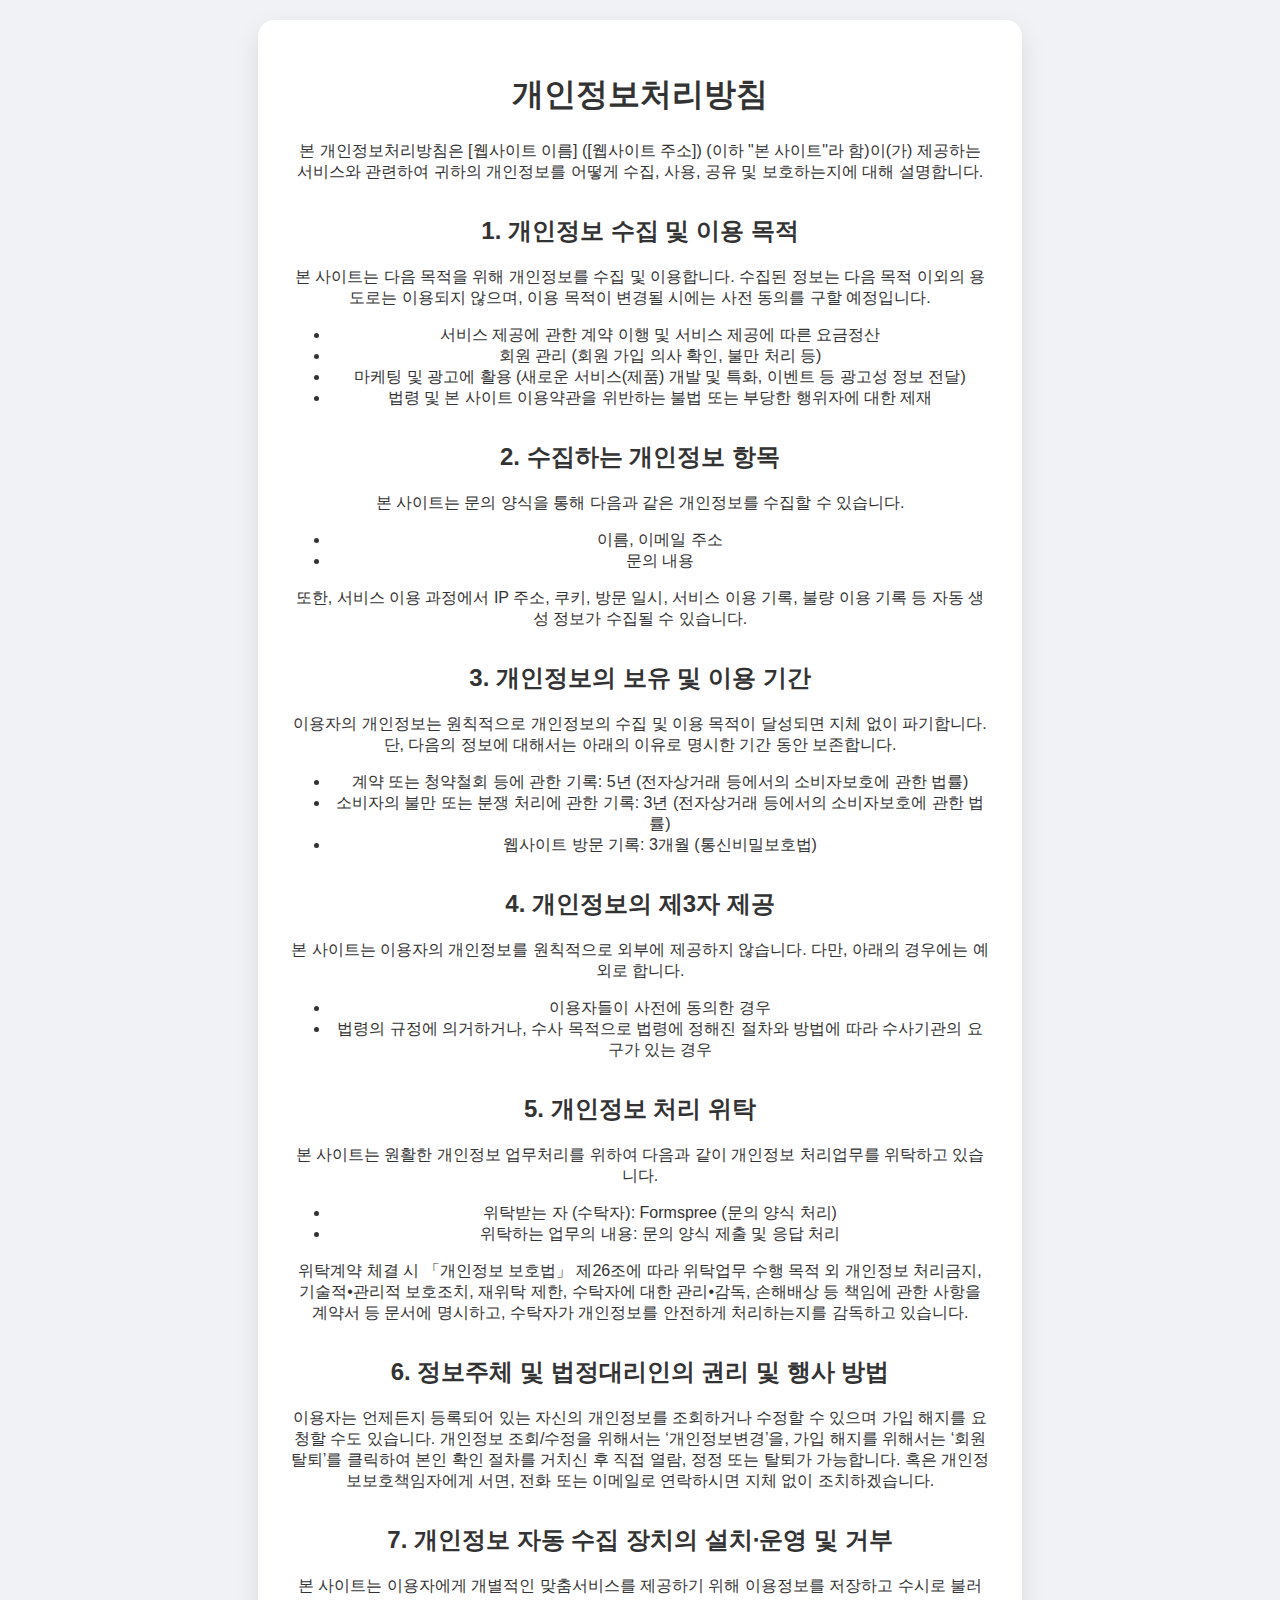
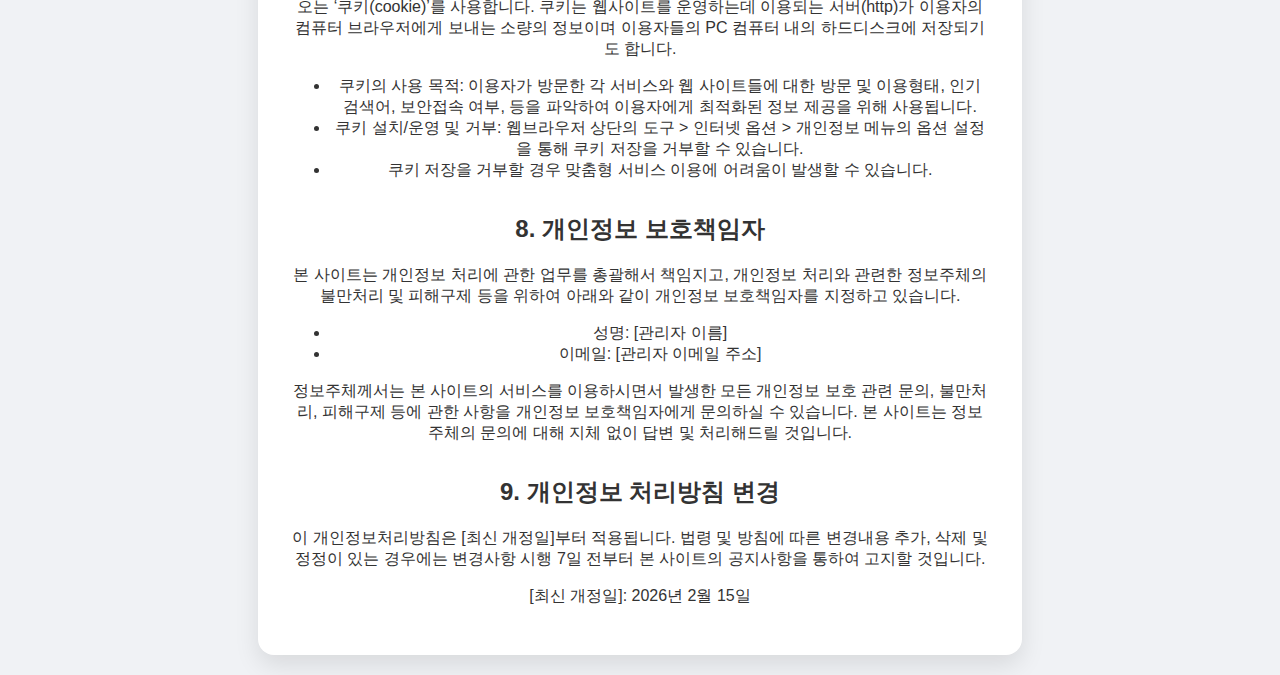
<file: privacy.html>
<!DOCTYPE html>
<html lang="en">
<head>
    <meta charset="UTF-8" />
    <meta name="viewport" content="width=device-width, initial-scale=1.0" />
    <title>개인정보처리방침</title>
    <link href='/style.css' rel='stylesheet'>
</head>
<body>
    <div class="main-layout">
        <div class="container">
            <h1>개인정보처리방침</h1>
            <p>
                본 개인정보처리방침은 [웹사이트 이름] ([웹사이트 주소]) (이하 "본 사이트"라 함)이(가)
                제공하는 서비스와 관련하여 귀하의 개인정보를 어떻게 수집, 사용, 공유 및 보호하는지에
                대해 설명합니다.
            </p>

            <h2>1. 개인정보 수집 및 이용 목적</h2>
            <p>
                본 사이트는 다음 목적을 위해 개인정보를 수집 및 이용합니다.
                수집된 정보는 다음 목적 이외의 용도로는 이용되지 않으며, 이용 목적이 변경될 시에는
                사전 동의를 구할 예정입니다.
            </p>
            <ul>
                <li>서비스 제공에 관한 계약 이행 및 서비스 제공에 따른 요금정산</li>
                <li>회원 관리 (회원 가입 의사 확인, 불만 처리 등)</li>
                <li>마케팅 및 광고에 활용 (새로운 서비스(제품) 개발 및 특화, 이벤트 등 광고성 정보 전달)</li>
                <li>법령 및 본 사이트 이용약관을 위반하는 불법 또는 부당한 행위자에 대한 제재</li>
            </ul>

            <h2>2. 수집하는 개인정보 항목</h2>
            <p>
                본 사이트는 문의 양식을 통해 다음과 같은 개인정보를 수집할 수 있습니다.
            </p>
            <ul>
                <li>이름, 이메일 주소</li>
                <li>문의 내용</li>
            </ul>
            <p>
                또한, 서비스 이용 과정에서 IP 주소, 쿠키, 방문 일시, 서비스 이용 기록, 불량 이용 기록 등
                자동 생성 정보가 수집될 수 있습니다.
            </p>

            <h2>3. 개인정보의 보유 및 이용 기간</h2>
            <p>
                이용자의 개인정보는 원칙적으로 개인정보의 수집 및 이용 목적이 달성되면 지체 없이 파기합니다.
                단, 다음의 정보에 대해서는 아래의 이유로 명시한 기간 동안 보존합니다.
            </p>
            <ul>
                <li>계약 또는 청약철회 등에 관한 기록: 5년 (전자상거래 등에서의 소비자보호에 관한 법률)</li>
                <li>소비자의 불만 또는 분쟁 처리에 관한 기록: 3년 (전자상거래 등에서의 소비자보호에 관한 법률)</li>
                <li>웹사이트 방문 기록: 3개월 (통신비밀보호법)</li>
            </ul>

            <h2>4. 개인정보의 제3자 제공</h2>
            <p>
                본 사이트는 이용자의 개인정보를 원칙적으로 외부에 제공하지 않습니다.
                다만, 아래의 경우에는 예외로 합니다.
            </p>
            <ul>
                <li>이용자들이 사전에 동의한 경우</li>
                <li>법령의 규정에 의거하거나, 수사 목적으로 법령에 정해진 절차와 방법에 따라 수사기관의 요구가 있는 경우</li>
            </ul>

            <h2>5. 개인정보 처리 위탁</h2>
            <p>
                본 사이트는 원활한 개인정보 업무처리를 위하여 다음과 같이 개인정보 처리업무를
                위탁하고 있습니다.
            </p>
            <ul>
                <li>위탁받는 자 (수탁자): Formspree (문의 양식 처리)</li>
                <li>위탁하는 업무의 내용: 문의 양식 제출 및 응답 처리</li>
            </ul>
            <p>
                위탁계약 체결 시 「개인정보 보호법」 제26조에 따라 위탁업무 수행 목적 외
                개인정보 처리금지, 기술적•관리적 보호조치, 재위탁 제한, 수탁자에 대한 관리•감독,
                손해배상 등 책임에 관한 사항을 계약서 등 문서에 명시하고, 수탁자가 개인정보를
                안전하게 처리하는지를 감독하고 있습니다.
            </p>

            <h2>6. 정보주체 및 법정대리인의 권리 및 행사 방법</h2>
            <p>
                이용자는 언제든지 등록되어 있는 자신의 개인정보를 조회하거나 수정할 수 있으며
                가입 해지를 요청할 수도 있습니다. 개인정보 조회/수정을 위해서는 ‘개인정보변경’을,
                가입 해지를 위해서는 ‘회원탈퇴’를 클릭하여 본인 확인 절차를 거치신 후 직접
                열람, 정정 또는 탈퇴가 가능합니다. 혹은 개인정보보호책임자에게 서면, 전화 또는
                이메일로 연락하시면 지체 없이 조치하겠습니다.
            </p>

            <h2>7. 개인정보 자동 수집 장치의 설치∙운영 및 거부</h2>
            <p>
                본 사이트는 이용자에게 개별적인 맞춤서비스를 제공하기 위해 이용정보를 저장하고
                수시로 불러오는 ‘쿠키(cookie)’를 사용합니다. 쿠키는 웹사이트를 운영하는데 이용되는
                서버(http)가 이용자의 컴퓨터 브라우저에게 보내는 소량의 정보이며 이용자들의 PC
                컴퓨터 내의 하드디스크에 저장되기도 합니다.
            </p>
            <ul>
                <li>쿠키의 사용 목적: 이용자가 방문한 각 서비스와 웹 사이트들에 대한 방문 및 이용형태,
                    인기 검색어, 보안접속 여부, 등을 파악하여 이용자에게 최적화된 정보 제공을 위해 사용됩니다.</li>
                <li>쿠키 설치/운영 및 거부: 웹브라우저 상단의 도구 &gt; 인터넷 옵션 &gt; 개인정보 메뉴의
                    옵션 설정을 통해 쿠키 저장을 거부할 수 있습니다.</li>
                <li>쿠키 저장을 거부할 경우 맞춤형 서비스 이용에 어려움이 발생할 수 있습니다.</li>
            </ul>

            <h2>8. 개인정보 보호책임자</h2>
            <p>
                본 사이트는 개인정보 처리에 관한 업무를 총괄해서 책임지고, 개인정보 처리와 관련한
                정보주체의 불만처리 및 피해구제 등을 위하여 아래와 같이 개인정보 보호책임자를
                지정하고 있습니다.
            </p>
            <ul>
                <li>성명: [관리자 이름]</li>
                <li>이메일: [관리자 이메일 주소]</li>
            </ul>
            <p>
                정보주체께서는 본 사이트의 서비스를 이용하시면서 발생한 모든 개인정보 보호 관련
                문의, 불만처리, 피해구제 등에 관한 사항을 개인정보 보호책임자에게 문의하실 수 있습니다.
                본 사이트는 정보주체의 문의에 대해 지체 없이 답변 및 처리해드릴 것입니다.
            </p>

            <h2>9. 개인정보 처리방침 변경</h2>
            <p>
                이 개인정보처리방침은 [최신 개정일]부터 적용됩니다.
                법령 및 방침에 따른 변경내용 추가, 삭제 및 정정이 있는 경우에는 변경사항 시행 7일 전부터
                본 사이트의 공지사항을 통하여 고지할 것입니다.
            </p>
            <p>
                [최신 개정일]: 2026년 2월 15일
            </p>
        </div>
    </div>
</body>
</html>
</file>
<file: style.css>
:root {
    --background-color: #f0f2f5;
    --container-bg: white;
    --text-color: #333;
    --lotto-number-bg: #eee;
    --button-bg: #4CAF50;
    --button-hover-bg: #45a049;
    --box-shadow: 0 10px 25px rgba(0, 0, 0, 0.1);
}

body.dark-mode {
    --background-color: #2c3e50;
    --container-bg: #34495e;
    --text-color: #ecf0f1;
    --lotto-number-bg: #4a627a;
    --button-bg: #27ae60;
    --button-hover-bg: #229954;
    --box-shadow: 0 10px 25px rgba(0, 0, 0, 0.3);
}

body {
    font-family: sans-serif;
    /* Removed flex properties from body, now handled by .main-layout */
    min-height: 100vh;
    background-color: var(--background-color);
    margin: 0;
    transition: background-color 0.3s ease;
    color: var(--text-color);
}

.main-layout {
    display: flex;
    justify-content: center; /* Center the entire layout horizontally */
    align-items: flex-start; /* Align items to the top vertically */
    padding: 20px; /* Add some padding around the layout */
    gap: 20px; /* Space between main content and disqus */
    flex-wrap: wrap; /* Allow items to wrap on smaller screens */
    min-height: 100vh; /* Ensure it takes full height */
    box-sizing: border-box; /* Include padding in element's total width and height */
}

.container {
    position: relative;
    text-align: center;
    background-color: var(--container-bg);
    padding: 2rem;
    border-radius: 1rem;
    box-shadow: var(--box-shadow);
    transition: background-color 0.3s ease, box-shadow 0.3s ease;
    flex: 1; /* Allow container to grow and shrink */
    min-width: 300px; /* Minimum width for the main content */
    max-width: 700px; /* Maximum width for the main content */
}

/* RPS Game Section Styles */
.rps-game-container {
    background-color: var(--container-bg);
    padding: 2rem;
    border-radius: 1rem;
    box-shadow: var(--box-shadow);
    flex: 0 0 350px; /* Don't grow, don't shrink, fixed width of 350px, similar to disqus */
    min-width: 300px;
    max-width: 400px;
    text-align: center;
    overflow-y: auto;
    height: 100%;
    box-sizing: border-box;
}

.rps-game-container h2 {
    color: var(--text-color);
    margin-bottom: 1rem;
}

.rps-game-container button {
    background-color: var(--button-bg);
    color: white;
    border: none;
    padding: 0.8rem 1.5rem;
    font-size: 1rem;
    border-radius: 0.5rem;
    cursor: pointer;
    transition: background-color 0.3s ease;
    margin-top: 1rem;
    margin-bottom: 1rem;
}

.rps-game-container button:hover {
    background-color: var(--button-hover-bg);
}

#webcam-container {
    margin: 1rem auto;
    border: 2px solid var(--lotto-number-bg);
    border-radius: 0.5rem;
    display: flex; /* For centering the canvas if it's smaller than container */
    justify-content: center;
    align-items: center;
    overflow: hidden; /* Hide any overflow if canvas is too big */
}

#webcam-container canvas {
    display: block; /* Remove extra space below canvas */
    max-width: 100%; /* Ensure canvas scales within container */
    height: auto;
}

#label-container div {
    font-size: 1.1rem;
    color: var(--text-color);
    margin: 0.5rem 0;
}

#game-status {
    font-size: 1.5rem;
    font-weight: bold;
    color: var(--button-bg); /* Use a prominent color for status */
    margin: 1rem 0;
}

.choices p, .score p {
    font-size: 1.2rem;
    color: var(--text-color);
    margin: 0.5rem 0;
}

.choices span, .score span {
    font-weight: bold;
    color: var(--button-hover-bg); /* Highlight choices and scores */
}


#disqus_thread {
    background-color: var(--container-bg); /* Use container background for disqus too */
    padding: 2rem;
    border-radius: 1rem;
    box-shadow: var(--box-shadow);
    flex: 0 0 350px; /* Don't grow, don't shrink, fixed width of 350px */
    min-width: 300px; /* Ensure disqus has a minimum width */
    max-width: 400px; /* Ensure disqus has a maximum width */
    overflow-y: auto; /* Add scroll if content overflows vertically */
    height: 100%; /* Take full height of main-layout */
    box-sizing: border-box;
}


/* Blog Section Styles */
.blog-posts-container {
    display: grid;
    grid-template-columns: repeat(auto-fit, minmax(280px, 1fr));
    gap: 1.5rem;
    margin-top: 1.5rem;
}

.blog-post-card {
    background-color: var(--lotto-number-bg); /* Reusing existing variable for consistency */
    padding: 1.5rem;
    border-radius: 0.8rem;
    box-shadow: var(--box-shadow);
    transition: all 0.3s ease;
    text-align: left;
}

.blog-post-card:hover {
    transform: translateY(-5px);
    box-shadow: 0 15px 30px rgba(0, 0, 0, 0.2);
}

.blog-post-card h3 {
    color: var(--text-color);
    margin-top: 0;
    margin-bottom: 0.8rem;
    font-size: 1.3rem;
}

.blog-post-card .post-meta {
    font-size: 0.9rem;
    color: #888; /* A slightly subdued color for meta info */
    margin-bottom: 1rem;
}

.blog-post-card p {
    font-size: 1rem;
    line-height: 1.6;
    color: var(--text-color);
    margin-bottom: 1.5rem;
}

.blog-post-card .read-more {
    display: inline-block;
    background-color: var(--button-bg);
    color: white;
    padding: 0.6rem 1.2rem;
    border-radius: 0.4rem;
    text-decoration: none;
    font-weight: bold;
    transition: background-color 0.3s ease;
}

.blog-post-card .read-more:hover {
    background-color: var(--button-hover-bg);
}

.footer-links {
    margin-top: 2rem;
    text-align: center;
    padding: 1rem;
    background-color: var(--container-bg);
    border-radius: 1rem;
    box-shadow: var(--box-shadow);
    flex: 0 0 350px; /* Take same width as RPS and Disqus */
    min-width: 300px;
    max-width: 400px;
    box-sizing: border-box;
}

.footer-links a {
    color: var(--text-color);
    text-decoration: none;
    font-size: 0.9rem;
    transition: color 0.3s ease;
}

.footer-links a:hover {
    color: var(--button-hover-bg);
}

.full-post-content {
    display: none; /* Initially hide the full content */
}

.ellipsis {
    display: inline; /* Initially show ellipsis */
}

/* Existing styles below */
.section-description {
    font-size: 1rem;
    color: var(--text-color);
    line-height: 1.6;
    margin-bottom: 1.5rem;
    text-align: center;
}

h1 {
    color: var(--text-color);
    margin-bottom: 1.5rem;
    transition: color 0.3s ease;
}

.lotto-numbers {
    display: flex;
    justify-content: center;
    gap: 0.5rem;
    margin-bottom: 1.5rem;
}

.lotto-number {
    width: 3rem;
    height: 3rem;
    display: flex;
    justify-content: center;
    align-items: center;
    border-radius: 50%;
    background-color: var(--lotto-number-bg);
    font-size: 1.2rem;
    font-weight: bold;
    color: var(--text-color);
    transition: background-color 0.3s ease, color 0.3s ease;
}

#generate-btn {
    background-color: var(--button-bg);
    color: white;
    border: none;
    padding: 0.8rem 1.5rem;
    font-size: 1rem;
    border-radius: 0.5rem;
    cursor: pointer;
    transition: background-color 0.3s ease;
}

#generate-btn:hover {
    background-color: var(--button-hover-bg);
}

.theme-toggle {
    position: absolute;
    top: 1rem;
    right: 1rem;
    background: none;
    border: none;
    font-size: 1.5rem;
    cursor: pointer;
    color: var(--text-color);
    transition: color 0.3s ease;
}

.theme-toggle .icon {
    display: inline-block;
    transition: transform 0.3s ease;
}

body.dark-mode .theme-toggle .icon {
    content: "☀️";
}

/* 저녁 메뉴 추천 섹션 스타일 */
.container h2 {
    margin-top: 2rem;
    color: var(--text-color);
    transition: color 0.3s ease;
}

.dinner-menu {
    font-size: 1.5rem;
    font-weight: bold;
    margin: 1.5rem 0;
    padding: 1rem;
    border: 1px solid var(--lotto-number-bg);
    border-radius: 0.5rem;
    background-color: var(--lotto-number-bg);
    color: var(--text-color);
    transition: background-color 0.3s ease, color 0.3s ease, border-color 0.3s ease;
    display: flex;
    flex-direction: column;
    align-items: center;
    justify-content: center;
    min-height: 200px;
}

#dinner-menu-text {
    text-align: center;
}

#recommend-btn {
    background-color: var(--button-bg);
    color: white;
    border: none;
    padding: 0.8rem 1.5rem;
    font-size: 1rem;
    border-radius: 0.5rem;
    cursor: pointer;
    transition: background-color 0.3s ease;
    margin-top: 1rem;
}

#recommend-btn:hover {
    background-color: var(--button-hover-bg);
}

/* 제휴 문의 폼 섹션 스타일 */
#contact-form {
    background-color: var(--container-bg);
    padding: 2rem;
    border-radius: 1rem;
    box-shadow: var(--box-shadow);
    margin-top: 2rem;
    text-align: left;
}

#contact-form h2 {
    text-align: center;
    margin-bottom: 1.5rem;
}

.form-group {
    margin-bottom: 1rem;
}

.form-group label {
    display: block;
    margin-bottom: 0.5rem;
    font-weight: bold;
    color: var(--text-color);
}

.form-group input[type="text"],
.form-group input[type="email"],
.form-group textarea {
    width: calc(100% - 20px);
    padding: 10px;
    border: 1px solid var(--lotto-number-bg);
    border-radius: 0.5rem;
    background-color: var(--lotto-number-bg);
    color: var(--text-color);
    transition: border-color 0.3s ease, background-color 0.3s ease, color 0.3s ease;
}

.form-group textarea {
    resize: vertical;
}

.form-group input[type="text"]:focus,
.form-group input[type="email"]:focus,
.form-group textarea:focus {
    border-color: var(--button-bg);
    outline: none;
}

#contact-form button[type="submit"] {
    background-color: var(--button-bg);
    color: white;
    border: none;
    padding: 0.8rem 1.5rem;
    font-size: 1rem;
    border-radius: 0.5rem;
    cursor: pointer;
    transition: background-color 0.3s ease;
    display: block;
    width: 100%;
    margin-top: 1.5rem;
}

#contact-form button[type="submit"]:hover {
    background-color: var(--button-hover-bg);
}
</file>
